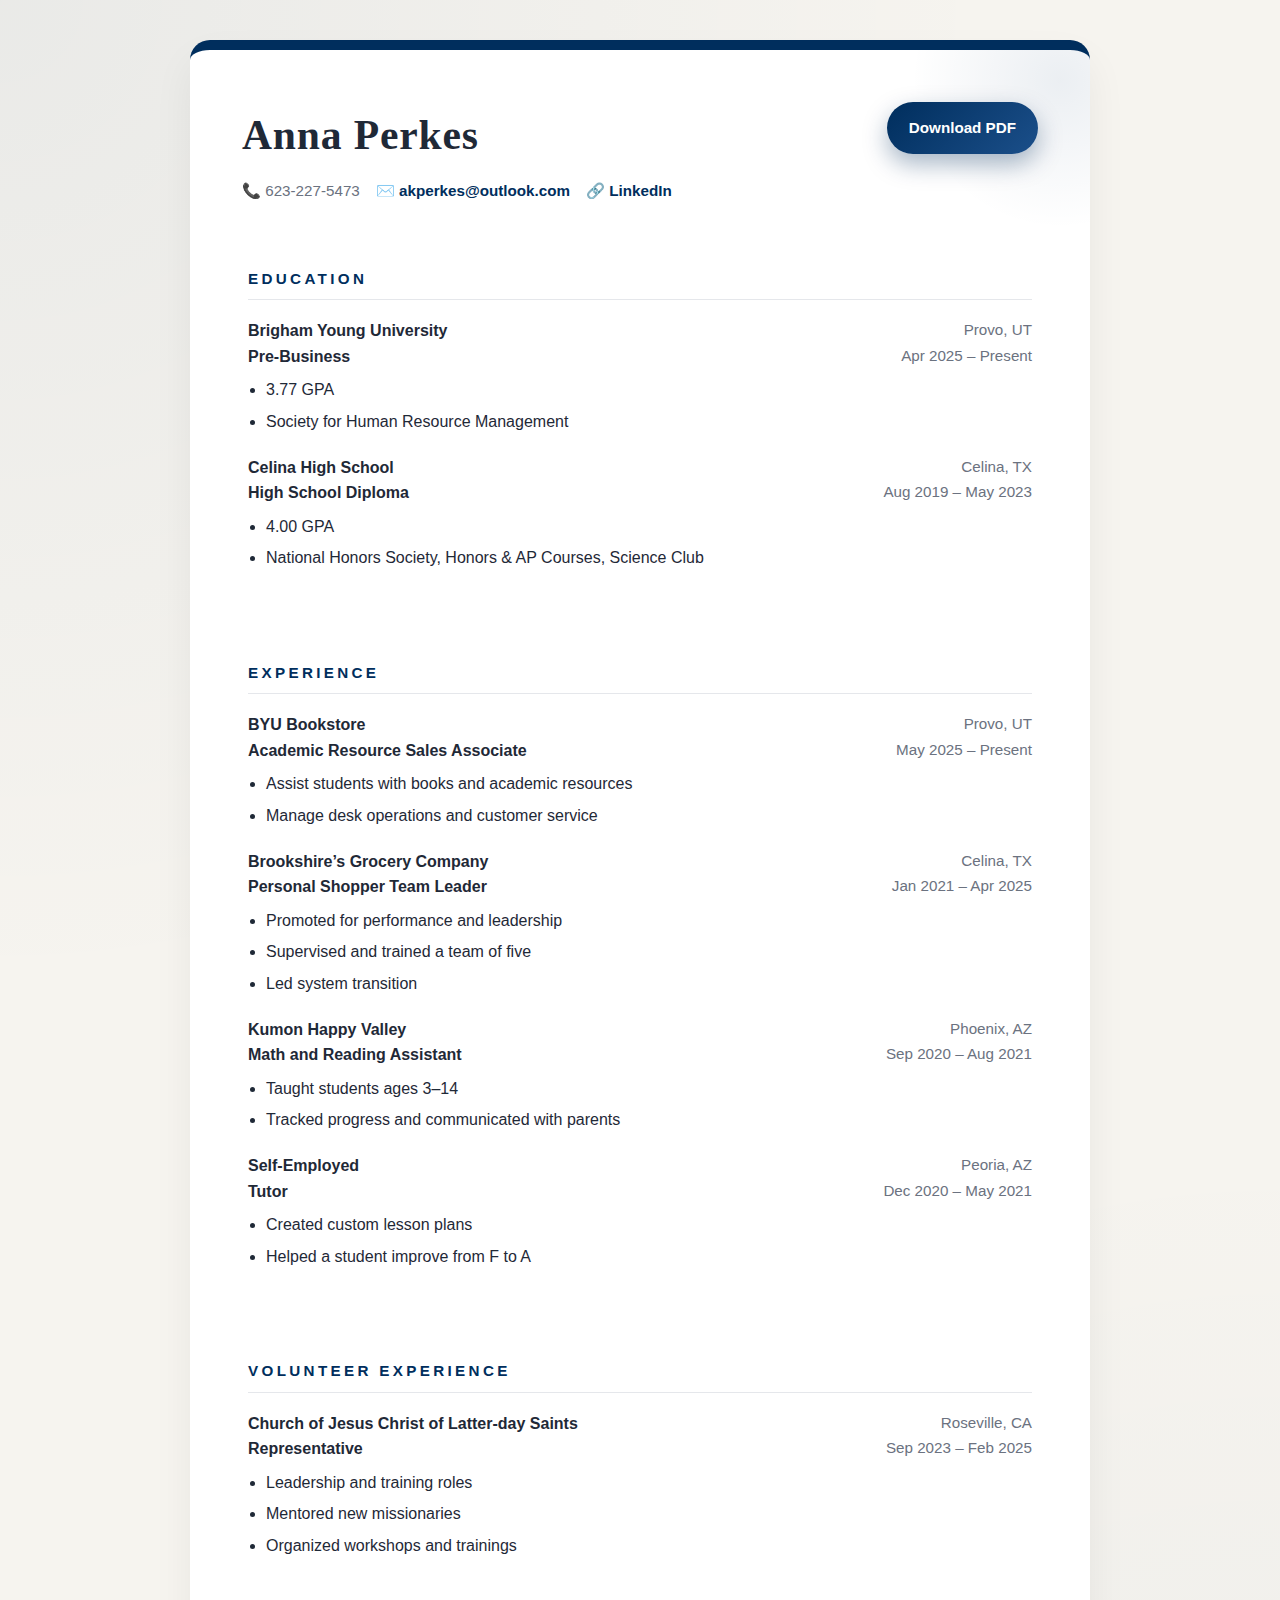
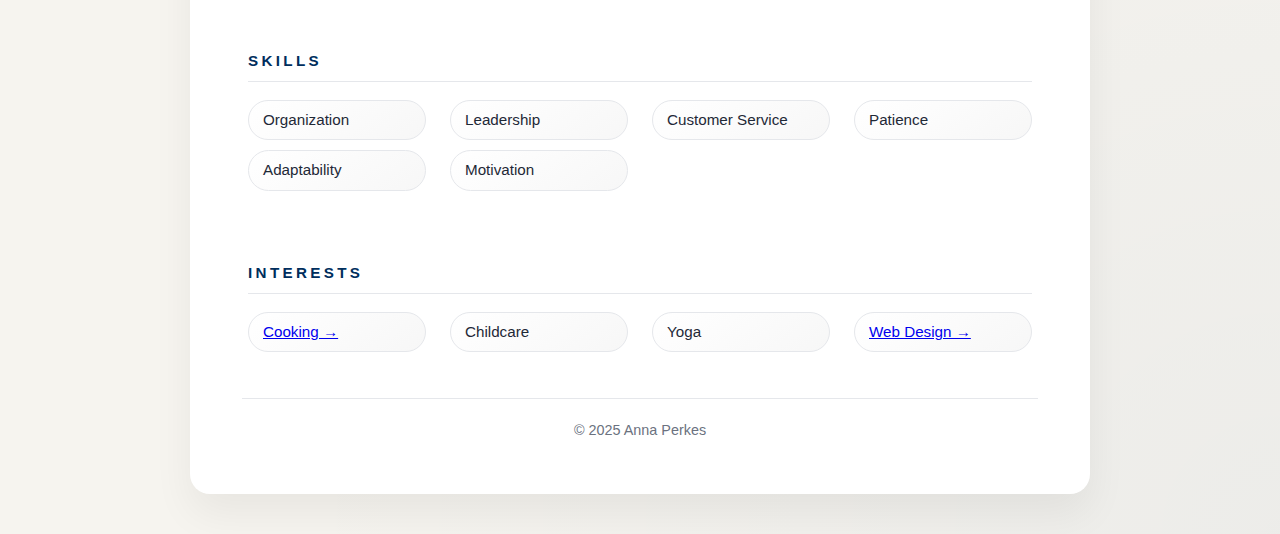
<file: index.html>
<!DOCTYPE html>
<html lang="en">
<head>
  <meta charset="UTF-8" />
  <title>Anna Perkes | Resume</title>
  <meta name="viewport" content="width=device-width, initial-scale=1" />

  <style>
    :root {
      --byu-navy: #002E5D;
      --byu-light: #1b4f8a;
      --byu-cream: #f6f4ef;
      --text-dark: #1f2937;
      --text-muted: #6b7280;
      --border-light: #e5e7eb;
      --accent-glow: rgba(0, 46, 93, 0.25);
    }

    * {
      box-sizing: border-box;
      margin: 0;
      padding: 0;
    }

    body {
      font-family: -apple-system, BlinkMacSystemFont, "Segoe UI", Roboto, Helvetica, Arial, sans-serif;
      background: 
        radial-gradient(circle at top left, rgba(0,46,93,0.05), transparent 40%),
        radial-gradient(circle at bottom right, rgba(0,46,93,0.04), transparent 40%),
        var(--byu-cream);
      color: var(--text-dark);
      line-height: 1.6;
      padding: 40px 20px;
    }

    .container {
      max-width: 900px;
      margin: 0 auto;
      background: #ffffff;
      border-radius: 20px;
      padding: 52px;
      box-shadow: 0 20px 40px rgba(0, 0, 0, 0.06);
      border-top: 10px solid var(--byu-navy);
      position: relative;
      overflow: hidden;
    }

    .container::before {
      content: "";
      position: absolute;
      top: -120px;
      right: -120px;
      width: 300px;
      height: 300px;
      background: radial-gradient(circle, rgba(0,46,93,0.08), transparent 70%);
      z-index: 0;
    }

    header {
      display: flex;
      justify-content: space-between;
      align-items: flex-start;
      flex-wrap: wrap;
      gap: 20px;
      margin-bottom: 40px;
      position: relative;
      z-index: 1;
    }

    .name-block {
      display: flex;
      flex-direction: column;
      gap: 10px;
    }

    h1 {
      font-size: 2.6rem;
      letter-spacing: 0.02em;
      font-family: Georgia, "Times New Roman", serif;
    }

    .contact {
      display: flex;
      flex-wrap: wrap;
      gap: 16px;
      font-size: 0.95rem;
      color: var(--text-muted);
    }

    .contact a {
      color: var(--byu-navy);
      text-decoration: none;
      font-weight: 600;
    }

    .contact a:hover {
      text-decoration: underline;
    }

    .pdf-btn {
      background: linear-gradient(135deg, var(--byu-navy), var(--byu-light));
      color: white;
      padding: 14px 22px;
      border-radius: 999px;
      font-weight: 600;
      text-decoration: none;
      font-size: 0.95rem;
      box-shadow: 0 10px 25px rgba(0, 46, 93, 0.35);
      transition: transform 0.15s ease, box-shadow 0.15s ease;
      white-space: nowrap;
    }

    .pdf-btn:hover {
      transform: translateY(-2px);
      box-shadow: 0 14px 38px rgba(0, 46, 93, 0.45);
    }

    section {
      margin-bottom: 40px;
      position: relative;
      z-index: 1;
      transition: transform 0.15s ease, box-shadow 0.15s ease;
      border-radius: 16px;
      padding: 24px 6px 6px 6px;
    }

    section:hover {
      background: #fbfbfd;
      transform: translateY(-2px);
      box-shadow: 0 10px 25px rgba(0, 0, 0, 0.03);
    }

    h2 {
      font-size: 0.95rem;
      letter-spacing: 0.22em;
      color: var(--byu-navy);
      text-transform: uppercase;
      margin-bottom: 18px;
      padding-bottom: 8px;
      border-bottom: 1px solid var(--border-light);
    }

    .entry {
      margin-bottom: 20px;
    }

    .entry-header {
      display: flex;
      justify-content: space-between;
      flex-wrap: wrap;
      gap: 6px;
      font-weight: 600;
    }

    .location,
    .date {
      color: var(--text-muted);
      font-size: 0.95rem;
      font-weight: 500;
    }

    ul {
      margin-top: 8px;
      padding-left: 18px;
    }

    li {
      margin-bottom: 6px;
    }

    .grid {
      display: grid;
      grid-template-columns: repeat(auto-fit, minmax(160px, 1fr));
      gap: 10px 24px;
      margin-top: 12px;
    }

    .pill {
      display: inline-block;
      border: 1px solid var(--border-light);
      border-radius: 999px;
      padding: 7px 14px;
      font-size: 0.95rem;
      background: linear-gradient(145deg, #ffffff, #f7f7f7);
    }

    footer {
      margin-top: 30px;
      padding-top: 20px;
      border-top: 1px solid var(--border-light);
      font-size: 0.9rem;
      color: var(--text-muted);
      text-align: center;
    }

    @media (max-width: 600px) {
      .container {
        padding: 32px 20px;
      }
      h1 {
        font-size: 2.1rem;
      }
      header {
        flex-direction: column;
        align-items: flex-start;
      }
    }
  </style>
</head>
<body>
  <main class="container">

    <header>
      <div class="name-block">
        <h1>Anna Perkes</h1>

        <div class="contact">
          <span>📞 623-227-5473</span>
          <span>✉️ <a href="mailto:akperkes@outlook.com">akperkes@outlook.com</a></span>
          <span>🔗 <a href="https://www.linkedin.com/in/anna-perkes-0263b3388" target="_blank">LinkedIn</a></span>
        </div>
      </div>

      <!-- Replace href value with your actual PDF file name -->
      <a class="pdf-btn" href="resume.pdf" download>
        Download PDF
      </a>
    </header>

    <section>
      <h2>Education</h2>
      <div class="entry">
        <div class="entry-header">
          <span>Brigham Young University</span>
          <span class="location">Provo, UT</span>
        </div>
        <div class="entry-header">
          <span>Pre-Business</span>
          <span class="date">Apr 2025 – Present</span>
        </div>
        <ul>
          <li>3.77 GPA</li>
          <li>Society for Human Resource Management</li>
        </ul>
      </div>

      <div class="entry">
        <div class="entry-header">
          <span>Celina High School</span>
          <span class="location">Celina, TX</span>
        </div>
        <div class="entry-header">
          <span>High School Diploma</span>
          <span class="date">Aug 2019 – May 2023</span>
        </div>
        <ul>
          <li>4.00 GPA</li>
          <li>National Honors Society, Honors & AP Courses, Science Club</li>
        </ul>
      </div>
    </section>

    <section>
      <h2>Experience</h2>
      <div class="entry">
        <div class="entry-header">
          <span>BYU Bookstore</span>
          <span class="location">Provo, UT</span>
        </div>
        <div class="entry-header">
          <span>Academic Resource Sales Associate</span>
          <span class="date">May 2025 – Present</span>
        </div>
        <ul>
          <li>Assist students with books and academic resources</li>
          <li>Manage desk operations and customer service</li>
        </ul>
      </div>

      <div class="entry">
        <div class="entry-header">
          <span>Brookshire’s Grocery Company</span>
          <span class="location">Celina, TX</span>
        </div>
        <div class="entry-header">
          <span>Personal Shopper Team Leader</span>
          <span class="date">Jan 2021 – Apr 2025</span>
        </div>
        <ul>
          <li>Promoted for performance and leadership</li>
          <li>Supervised and trained a team of five</li>
          <li>Led system transition</li>
        </ul>
      </div>

      <div class="entry">
        <div class="entry-header">
          <span>Kumon Happy Valley</span>
          <span class="location">Phoenix, AZ</span>
        </div>
        <div class="entry-header">
          <span>Math and Reading Assistant</span>
          <span class="date">Sep 2020 – Aug 2021</span>
        </div>
        <ul>
          <li>Taught students ages 3–14</li>
          <li>Tracked progress and communicated with parents</li>
        </ul>
      </div>

      <div class="entry">
        <div class="entry-header">
          <span>Self-Employed</span>
          <span class="location">Peoria, AZ</span>
        </div>
        <div class="entry-header">
          <span>Tutor</span>
          <span class="date">Dec 2020 – May 2021</span>
        </div>
        <ul>
          <li>Created custom lesson plans</li>
          <li>Helped a student improve from F to A</li>
        </ul>
      </div>
    </section>

    <section>
      <h2>Volunteer Experience</h2>
      <div class="entry">
        <div class="entry-header">
          <span>Church of Jesus Christ of Latter-day Saints</span>
          <span class="location">Roseville, CA</span>
        </div>
        <div class="entry-header">
          <span>Representative</span>
          <span class="date">Sep 2023 – Feb 2025</span>
        </div>
        <ul>
          <li>Leadership and training roles</li>
          <li>Mentored new missionaries</li>
          <li>Organized workshops and trainings</li>
        </ul>
      </div>
    </section>

    <section>
      <h2>Skills</h2>
      <div class="grid">
        <span class="pill">Organization</span>
        <span class="pill">Leadership</span>
        <span class="pill">Customer Service</span>
        <span class="pill">Patience</span>
        <span class="pill">Adaptability</span>
        <span class="pill">Motivation</span>
      </div>
    </section>

 <section>
  <h2>Interests</h2>
  <div class="grid">
    <a href="scratchpage.html" class="pill pill-link">Cooking →</a>
    <span class="pill">Childcare</span>
    <span class="pill">Yoga</span>
    <a href="game.html" class="pill pill-link">Web Design →</a>
  </div>
</section>

    <footer>
      © 2025 Anna Perkes
    </footer>

  </main>
</body>
</html>
</file>
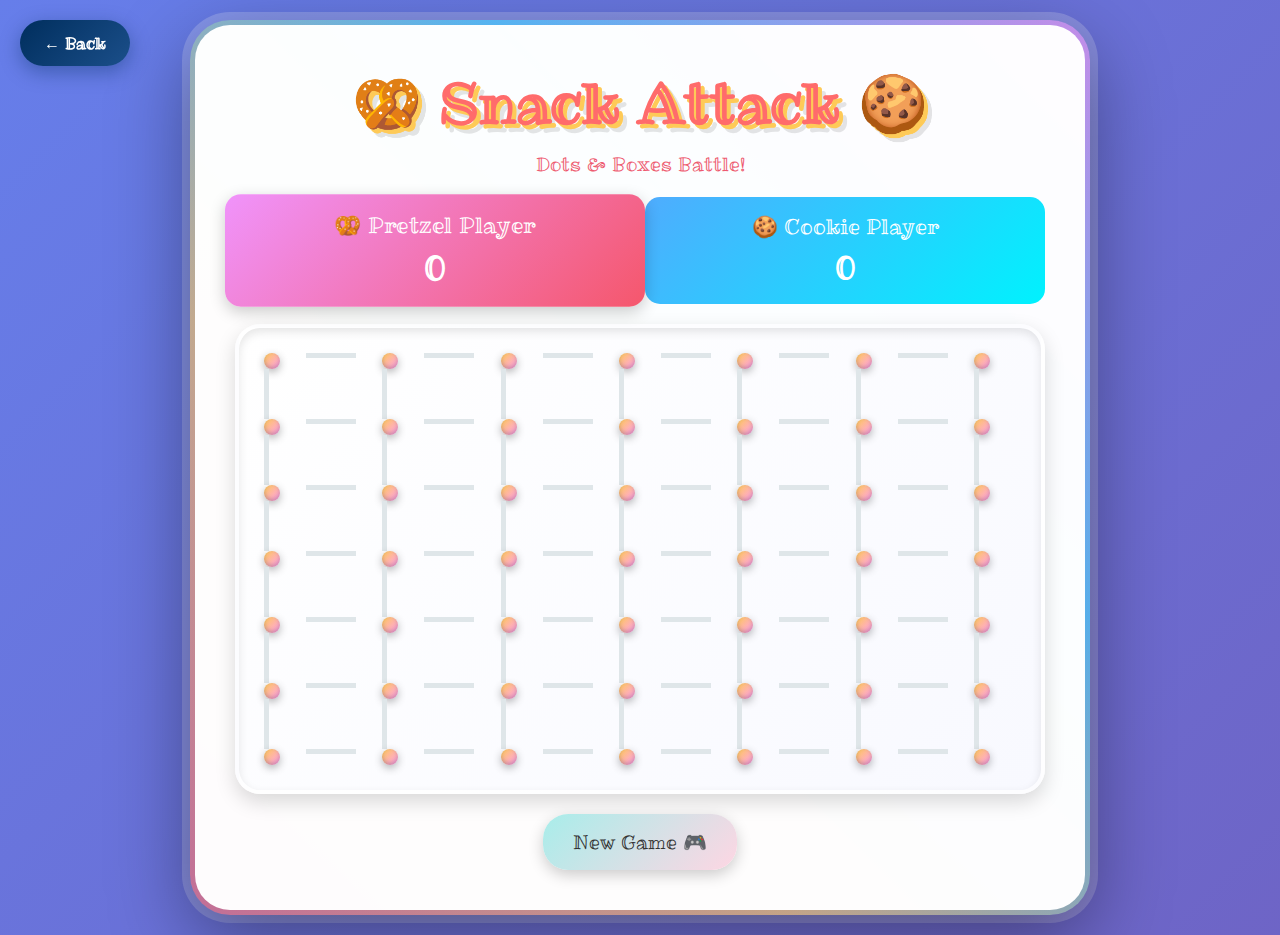
<file: game.html>
<!DOCTYPE html>
<html lang="en">
<head>
    <meta charset="UTF-8">
    <meta name="viewport" content="width=device-width, initial-scale=1.0">
    <title>Snack Attack: Dots & Boxes</title>
    <link href="https://fonts.googleapis.com/css2?family=Ribeye+Marrow&display=swap" rel="stylesheet">
    <style>
        * {
            margin: 0;
            padding: 0;
            box-sizing: border-box;
        }

        body {
            font-family: 'Ribeye Marrow', cursive;
            background: linear-gradient(135deg, #667eea 0%, #764ba2 50%, #f093fb 100%);
            background-size: 400% 400%;
            animation: gradientShift 15s ease infinite;
            min-height: 100vh;
            display: flex;
            justify-content: center;
            align-items: center;
            padding: 20px;
        }

        @keyframes gradientShift {
            0% { background-position: 0% 50%; }
            50% { background-position: 100% 50%; }
            100% { background-position: 0% 50%; }
        }

        .container {
            background: rgba(255, 255, 255, 0.98);
            border-radius: 40px;
            padding: 40px;
            box-shadow: 0 25px 80px rgba(0, 0, 0, 0.4), 0 0 0 8px rgba(255, 255, 255, 0.2);
            max-width: 900px;
            width: 100%;
            border: 5px solid transparent;
            background-clip: padding-box;
            position: relative;
        }

        .container::before {
            content: '';
            position: absolute;
            top: -5px;
            left: -5px;
            right: -5px;
            bottom: -5px;
            background: linear-gradient(45deg, #ff6b6b, #feca57, #48dbfb, #ff9ff3);
            border-radius: 40px;
            z-index: -1;
            opacity: 0.6;
        }

        h1 {
            text-align: center;
            color: #ff6b6b;
            font-size: 3.5em;
            margin-bottom: 10px;
            text-shadow: 4px 4px 0 #feca57, 8px 8px 0 rgba(0, 0, 0, 0.1);
            animation: titleBounce 2s ease-in-out infinite;
        }

        @keyframes titleBounce {
            0%, 100% { transform: translateY(0); }
            50% { transform: translateY(-5px); }
        }

        .subtitle {
            text-align: center;
            color: #ee5a6f;
            font-size: 1.2em;
            margin-bottom: 20px;
        }

        .scoreboard {
            display: flex;
            justify-content: space-around;
            margin-bottom: 20px;
            gap: 10px;
        }

        .player {
            flex: 1;
            padding: 15px;
            border-radius: 15px;
            text-align: center;
            transition: all 0.3s;
        }

        .player.active {
            transform: scale(1.05);
            box-shadow: 0 5px 15px rgba(0, 0, 0, 0.2);
        }

        .player1 {
            background: linear-gradient(135deg, #f093fb 0%, #f5576c 100%);
            color: white;
        }

        .player2 {
            background: linear-gradient(135deg, #4facfe 0%, #00f2fe 100%);
            color: white;
        }

        .player-name {
            font-size: 1.3em;
            margin-bottom: 5px;
        }

        .score {
            font-size: 2em;
            font-weight: bold;
        }

        .game-board {
            display: inline-block;
            background: linear-gradient(135deg, #ffffff 0%, #f8f9ff 100%);
            padding: 25px;
            border-radius: 25px;
            box-shadow: inset 0 4px 10px rgba(0, 0, 0, 0.1), 0 8px 20px rgba(0, 0, 0, 0.15);
            max-height: 600px;
            overflow-y: auto;
            overflow-x: auto;
            border: 4px solid rgba(255, 255, 255, 0.5);
        }
        
        .game-board::-webkit-scrollbar {
            width: 10px;
            height: 10px;
        }
        
        .game-board::-webkit-scrollbar-track {
            background: #f1f1f1;
            border-radius: 10px;
        }
        
        .game-board::-webkit-scrollbar-thumb {
            background: #feca57;
            border-radius: 10px;
        }
        
        .game-board::-webkit-scrollbar-thumb:hover {
            background: #ff9ff3;
        }

        .board-container {
            text-align: center;
            margin-bottom: 20px;
        }

        .dot {
            width: 16px;
            height: 16px;
            background: linear-gradient(135deg, #feca57 0%, #ff9ff3 100%);
            border-radius: 50%;
            box-shadow: 0 3px 8px rgba(0, 0, 0, 0.3), inset 0 -2px 4px rgba(0, 0, 0, 0.2);
            animation: dotPulse 3s ease-in-out infinite;
        }

        @keyframes dotPulse {
            0%, 100% { transform: scale(1); }
            50% { transform: scale(1.1); }
        }

        .line {
            background: #dfe6e9;
            cursor: pointer;
            transition: all 0.2s;
        }

        .line:hover:not(.claimed) {
            background: #ffeaa7;
            transform: scale(1.1);
        }

        .line.claimed {
            cursor: default;
        }

        .line.player1-line {
            background: linear-gradient(135deg, #f093fb 0%, #f5576c 100%);
        }

        .line.player2-line {
            background: linear-gradient(135deg, #4facfe 0%, #00f2fe 100%);
        }

        .h-line {
            height: 5px;
            width: 50px;
        }

        .v-line {
            width: 5px;
            height: 50px;
        }

        .box {
            width: 50px;
            height: 50px;
            display: flex;
            align-items: center;
            justify-content: center;
            font-size: 1.8em;
            transition: all 0.3s;
        }

        .box.player1-box {
            background: linear-gradient(135deg, #f093fb 0%, #f5576c 100%);
            animation: boxClaim 0.5s;
        }

        .box.player2-box {
            background: linear-gradient(135deg, #4facfe 0%, #00f2fe 100%);
            animation: boxClaim 0.5s;
        }

        @keyframes boxClaim {
            0% { transform: scale(0); }
            50% { transform: scale(1.2); }
            100% { transform: scale(1); }
        }

        .controls {
            text-align: center;
        }

        button {
            background: linear-gradient(135deg, #a8edea 0%, #fed6e3 100%);
            border: none;
            padding: 15px 30px;
            font-family: 'Ribeye Marrow', cursive;
            font-size: 1.2em;
            border-radius: 25px;
            cursor: pointer;
            box-shadow: 0 5px 15px rgba(0, 0, 0, 0.2);
            transition: all 0.3s;
            color: #333;
        }

        button:hover {
            transform: translateY(-2px);
            box-shadow: 0 7px 20px rgba(0, 0, 0, 0.3);
        }

        button:active {
            transform: translateY(0);
        }

        .winner-message {
            text-align: center;
            font-size: 2em;
            color: #ff6b6b;
            margin-bottom: 15px;
            animation: bounce 1s infinite;
        }

        @keyframes bounce {
            0%, 100% { transform: translateY(0); }
            50% { transform: translateY(-10px); }
        }
    </style>
</head>
<body>
    <div class="container">
        <h1>🥨 Snack Attack 🍪</h1>
        <p class="subtitle">Dots & Boxes Battle!</p>
        
        <div class="scoreboard">
            <div class="player player1" id="player1-info">
                <div class="player-name">🥨 Pretzel Player</div>
                <div class="score" id="player1-score">0</div>
            </div>
            <div class="player player2" id="player2-info">
                <div class="player-name">🍪 Cookie Player</div>
                <div class="score" id="player2-score">0</div>
            </div>
        </div>

        <div class="board-container">
            <div id="game-board" class="game-board"></div>
        </div>

        <div id="winner-message" class="winner-message" style="display: none;"></div>

        <div class="controls">
            <button onclick="resetGame()">New Game 🎮</button>
        </div>
    </div>

    <script>
        const GRID_SIZE = 6;
        const foodEmojis = ['🍕', '🍔', '🌮', '🍟', '🍿', '🍩', '🍪', '🧁', '🍦', '🌭', '🥨', '🥞'];
        
        let currentPlayer = 1;
        let scores = {1: 0, 2: 0};
        let horizontalLines = [];
        let verticalLines = [];
        let boxes = [];

        function initGame() {
            horizontalLines = Array(GRID_SIZE + 1).fill(null).map(() => Array(GRID_SIZE).fill(0));
            verticalLines = Array(GRID_SIZE).fill(null).map(() => Array(GRID_SIZE + 1).fill(0));
            boxes = Array(GRID_SIZE).fill(null).map(() => Array(GRID_SIZE).fill(0));
            currentPlayer = 1;
            scores = {1: 0, 2: 0};
            
            updateScoreboard();
            renderBoard();
            document.getElementById('winner-message').style.display = 'none';
        }

        function renderBoard() {
            const board = document.getElementById('game-board');
            board.innerHTML = '';
            board.style.display = 'grid';
            board.style.gridTemplateColumns = `repeat(${GRID_SIZE * 2 + 1}, auto)`;
            board.style.gap = '0';

            for (let row = 0; row <= GRID_SIZE * 2; row++) {
                for (let col = 0; col <= GRID_SIZE * 2; col++) {
                    const cell = document.createElement('div');
                    
                    if (row % 2 === 0 && col % 2 === 0) {
                        cell.className = 'dot';
                    } else if (row % 2 === 0 && col % 2 === 1) {
                        const r = row / 2;
                        const c = (col - 1) / 2;
                        cell.className = 'line h-line';
                        if (horizontalLines[r][c] > 0) {
                            cell.classList.add('claimed', `player${horizontalLines[r][c]}-line`);
                        } else {
                            cell.onclick = () => claimLine('h', r, c);
                        }
                    } else if (row % 2 === 1 && col % 2 === 0) {
                        const r = (row - 1) / 2;
                        const c = col / 2;
                        cell.className = 'line v-line';
                        if (verticalLines[r][c] > 0) {
                            cell.classList.add('claimed', `player${verticalLines[r][c]}-line`);
                        } else {
                            cell.onclick = () => claimLine('v', r, c);
                        }
                    } else {
                        const r = (row - 1) / 2;
                        const c = (col - 1) / 2;
                        cell.className = 'box';
                        if (boxes[r][c] > 0) {
                            cell.classList.add(`player${boxes[r][c]}-box`);
                            cell.textContent = foodEmojis[Math.floor(Math.random() * foodEmojis.length)];
                        }
                    }
                    
                    board.appendChild(cell);
                }
            }
        }

        function claimLine(type, row, col) {
            if (type === 'h') {
                if (horizontalLines[row][col] > 0) return;
                horizontalLines[row][col] = currentPlayer;
            } else {
                if (verticalLines[row][col] > 0) return;
                verticalLines[row][col] = currentPlayer;
            }

            const completedBoxes = checkCompletedBoxes(type, row, col);
            
            if (completedBoxes > 0) {
                scores[currentPlayer] += completedBoxes;
                updateScoreboard();
            } else {
                currentPlayer = currentPlayer === 1 ? 2 : 1;
                updateScoreboard();
            }

            renderBoard();
            checkGameOver();
        }

        function checkCompletedBoxes(type, row, col) {
            let completed = 0;
            
            if (type === 'h') {
                if (row > 0 && isBoxComplete(row - 1, col)) {
                    boxes[row - 1][col] = currentPlayer;
                    completed++;
                }
                if (row < GRID_SIZE && isBoxComplete(row, col)) {
                    boxes[row][col] = currentPlayer;
                    completed++;
                }
            } else {
                if (col > 0 && isBoxComplete(row, col - 1)) {
                    boxes[row][col - 1] = currentPlayer;
                    completed++;
                }
                if (col < GRID_SIZE && isBoxComplete(row, col)) {
                    boxes[row][col] = currentPlayer;
                    completed++;
                }
            }
            
            return completed;
        }

        function isBoxComplete(row, col) {
            return boxes[row][col] === 0 &&
                   horizontalLines[row][col] > 0 &&
                   horizontalLines[row + 1][col] > 0 &&
                   verticalLines[row][col] > 0 &&
                   verticalLines[row][col + 1] > 0;
        }

        function updateScoreboard() {
            document.getElementById('player1-score').textContent = scores[1];
            document.getElementById('player2-score').textContent = scores[2];
            
            document.getElementById('player1-info').classList.toggle('active', currentPlayer === 1);
            document.getElementById('player2-info').classList.toggle('active', currentPlayer === 2);
        }

        function checkGameOver() {
            const totalBoxes = GRID_SIZE * GRID_SIZE;
            const claimedBoxes = scores[1] + scores[2];
            
            if (claimedBoxes === totalBoxes) {
                const winnerMsg = document.getElementById('winner-message');
                if (scores[1] > scores[2]) {
                    winnerMsg.textContent = '🥨 Pretzel Player Wins! 🎉';
                } else if (scores[2] > scores[1]) {
                    winnerMsg.textContent = '🍪 Cookie Player Wins! 🎉';
                } else {
                    winnerMsg.textContent = '🤝 It\'s a Tie! 🎉';
                }
                winnerMsg.style.display = 'block';
                createConfetti();
            }
        }

        function createConfetti() {
            const colors = ['#ff6b6b', '#feca57', '#48dbfb', '#ff9ff3', '#54a0ff', '#00d2d3'];
            const confettiCount = 100;
            
            for (let i = 0; i < confettiCount; i++) {
                setTimeout(() => {
                    const confetti = document.createElement('div');
                    confetti.style.position = 'fixed';
                    confetti.style.left = Math.random() * 100 + '%';
                    confetti.style.top = '-10px';
                    confetti.style.width = Math.random() * 10 + 5 + 'px';
                    confetti.style.height = Math.random() * 10 + 5 + 'px';
                    confetti.style.backgroundColor = colors[Math.floor(Math.random() * colors.length)];
                    confetti.style.opacity = '1';
                    confetti.style.borderRadius = Math.random() > 0.5 ? '50%' : '0';
                    confetti.style.pointerEvents = 'none';
                    confetti.style.zIndex = '1000';
                    confetti.style.transform = `rotate(${Math.random() * 360}deg)`;
                    
                    document.body.appendChild(confetti);
                    
                    const duration = Math.random() * 3 + 2;
                    const drift = (Math.random() - 0.5) * 200;
                    
                    confetti.animate([
                        { transform: `translateY(0) translateX(0) rotate(0deg)`, opacity: 1 },
                        { transform: `translateY(${window.innerHeight + 100}px) translateX(${drift}px) rotate(${Math.random() * 720}deg)`, opacity: 0 }
                    ], {
                        duration: duration * 1000,
                        easing: 'cubic-bezier(0.25, 0.46, 0.45, 0.94)'
                    });
                    
                    setTimeout(() => confetti.remove(), duration * 1000);
                }, i * 30);
            }
        }

        function resetGame() {
            initGame();
        }

        initGame();
    </script>
    <a href="index.html" style="position: fixed; top: 20px; left: 20px; padding: 12px 24px; background: linear-gradient(135deg, #002E5D, #1b4f8a); color: white; text-decoration: none; border-radius: 999px; font-weight: 600; box-shadow: 0 6px 20px rgba(0, 46, 93, 0.4); transition: transform 0.15s ease; z-index: 1000;">
  ← Back
</a>
</body>
</html>
</file>
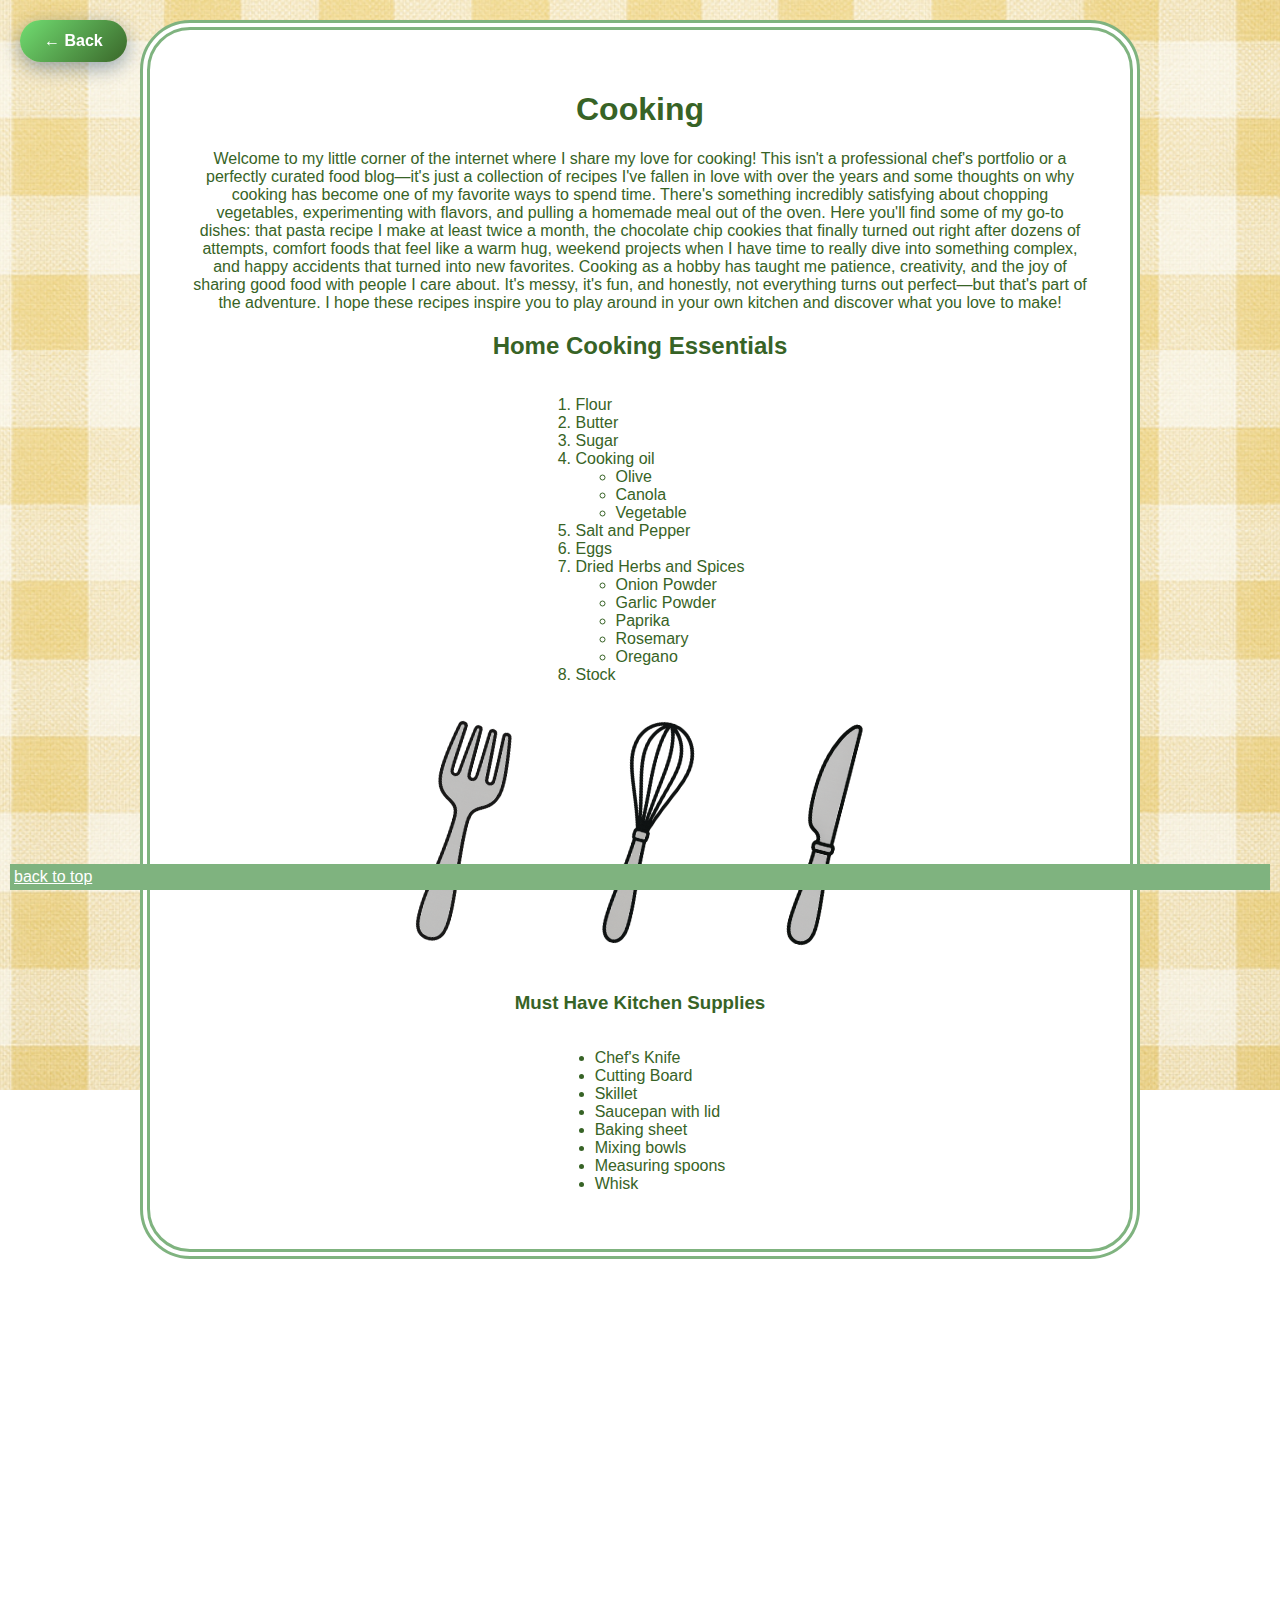
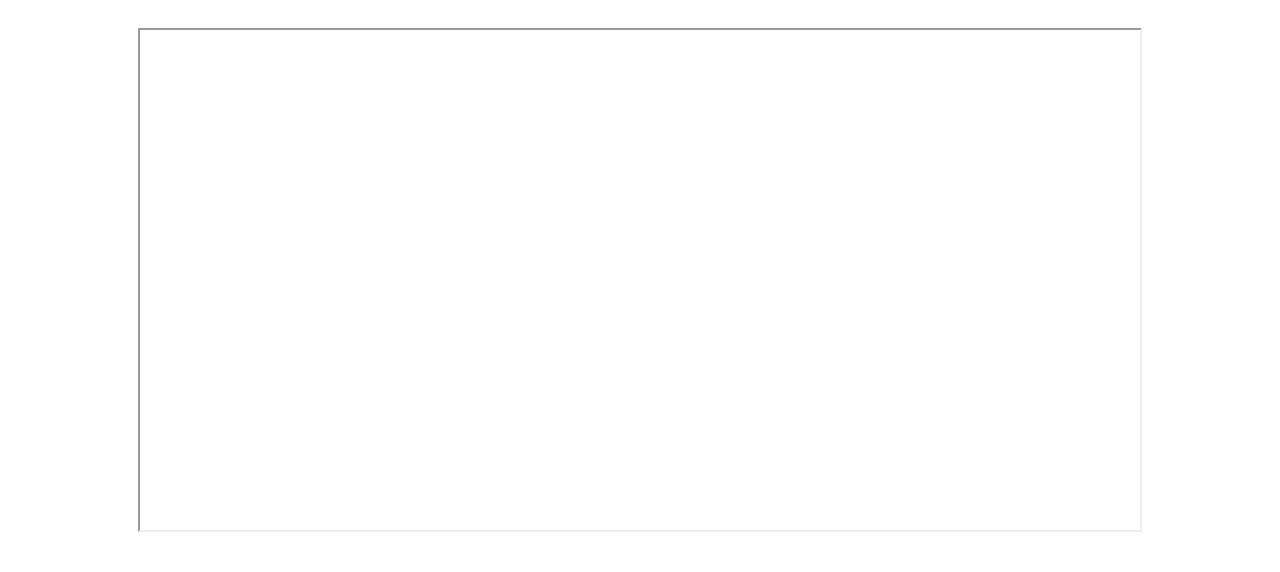
<file: scratchpage.html>
<!DOCTYPE html>
<html lang="en">

<head>
    <meta charset="UTF-8">
    <meta name="viewport" content="width=device-width, initial-scale=1.0">
    <title>Cooking</title>
    <link rel="stylesheet" href="finalstyles/finalstyles.css">
</head>

<body>
    <div class="text">
        <h1 id="top"> Cooking</h1>
        Welcome to my little corner of the internet where I share my love for cooking! This isn't a professional chef's
        portfolio or a perfectly curated food blog—it's just a collection of recipes I've fallen in love with over the
        years and some thoughts on why cooking has become one of my favorite ways to spend time. There's something
        incredibly satisfying about chopping vegetables, experimenting with flavors, and pulling a homemade meal out of
        the oven. Here you'll find some of my go-to dishes: that pasta recipe I make at least twice a month, the
        chocolate chip cookies that finally turned out right after dozens of attempts, comfort foods that feel like a
        warm hug, weekend projects when I have time to really dive into something complex, and happy accidents that
        turned into new favorites. Cooking as a hobby has taught me patience, creativity, and the joy of sharing good
        food with people I care about. It's messy, it's fun, and honestly, not everything turns out perfect—but that's
        part of the adventure. I hope these recipes inspire you to play around in your own kitchen and discover what you
        love to make!

        <h2> Home Cooking Essentials </h2>
        <ol>
            <li>Flour</li>
            <li>Butter</li>
            <li>Sugar</li>
            <li>Cooking oil
                <ul>
                    <li> Olive</li>
                    <li>Canola</li>
                    <li>Vegetable</li>
                </ul>
            </li>
            <li>Salt and Pepper</li>
            <li>Eggs</li>
            <li>Dried Herbs and Spices
                <ul>
                    <li>Onion Powder</li>
                    <li>Garlic Powder</li>
                    <li>Paprika</li>
                    <li>Rosemary</li>
                    <li>Oregano</li>
                </ul>
            </li>
            <li>Stock</li>
        </ol>
        <div class="utensils">
            <img src="photos/fork.png" alt="photos of recipes" width="180">
            <img src="photos/whisk.png" alt="photos of recipes" width="180">
            <img src="photos/knife.png" alt="photos of recipes" width="180">
        </div>
        <h3> Must Have Kitchen Supplies</h3>
        <ul>
            <li>Chef's Knife</li>
            <li>Cutting Board</li>
            <li>Skillet</li>
            <li>Saucepan with lid</li>
            <li>Baking sheet</li>
            <li>Mixing bowls</li>
            <li>Measuring spoons</li>
            <li>Whisk</li>
        </ul>
    </div>

    <div class='tableauPlaceholder' id='viz1765238694770' style='position: relative'><noscript><a href='#'><img
                    alt='Fruit '
                    src='https:&#47;&#47;public.tableau.com&#47;static&#47;images&#47;US&#47;USFruitConsumption&#47;Fruit&#47;1_rss.png'
                    style='border: none' /></a></noscript><object class='tableauViz' style='display:none;'>
            <param name='host_url' value='https%3A%2F%2Fpublic.tableau.com%2F' />
            <param name='embed_code_version' value='3' />
            <param name='site_root' value='' />
            <param name='name' value='USFruitConsumption&#47;Fruit' />
            <param name='tabs' value='no' />
            <param name='toolbar' value='yes' />
            <param name='static_image'
                value='https:&#47;&#47;public.tableau.com&#47;static&#47;images&#47;US&#47;USFruitConsumption&#47;Fruit&#47;1.png' />
            <param name='animate_transition' value='yes' />
            <param name='display_static_image' value='yes' />
            <param name='display_spinner' value='yes' />
            <param name='display_overlay' value='yes' />
            <param name='display_count' value='yes' />
            <param name='language' value='en-US' />
            <param name='filter'
                value='_gl=1*h4x3f*_ga*MTIyNDk4NDU0Ny4xNzY1MjE0Mzkw*_ga_8YLN0SNXVS*czE3NjUyMzg1NjUkbzIkZzEkdDE3NjUyMzg1NjUkajYwJGwwJGgw*_gcl_au*NDcyMTkzNDE4LjE3NjUyMTQzOTA.' />
        </object></div>
    <script
        type='text/javascript'>                    var divElement = document.getElementById('viz1765238694770'); var vizElement = divElement.getElementsByTagName('object')[0]; vizElement.style.width = '900px'; vizElement.style.height = '752px'; var scriptElement = document.createElement('script'); scriptElement.src = 'https://public.tableau.com/javascripts/api/viz_v1.js'; vizElement.parentNode.insertBefore(scriptElement, vizElement);                </script>
    <br>
    <div class="links">
        <iframe width="560" height="315" src="https://www.youtube.com/embed/mhDJNfV7hjk?si=HV0-7PGTtGf8WDTI"
            title="YouTube video player" frameborder="0"
            allow="accelerometer; autoplay; clipboard-write; encrypted-media; gyroscope; picture-in-picture; web-share"
            referrerpolicy="strict-origin-when-cross-origin" allowfullscreen></iframe>
    </div>
    <div class="links">
        <iframe src="https://en.wikipedia.org/wiki/Cooking" height="500" width="1000"></iframe>
    </div>

    <div class="footer">
        <a href="#top">back to top</a>
    </div>
    <a href="index.html"
        style="position: fixed; top: 20px; left: 20px; padding: 12px 24px; background: linear-gradient(135deg, #71dd71, #3a672a); color: white; text-decoration: none; border-radius: 999px; font-weight: 600; box-shadow: 0 6px 20px rgba(0, 46, 93, 0.4); transition: transform 0.15s ease; z-index: 1000;">
        ← Back
    </a>
</body>

</html>
</file>
<file: finalstyles/finalstyles.css>
body {
    background-image: url('../photos/background.png');
    background-size: cover;
    background-position: center;
    background-repeat: no-repeat;
    background-attachment: fixed;
}
.text {
    background-color: white;
    max-width: 900px;
    margin: 0 auto;
    padding: 40px;
    border-radius: 50px;
    text-align: center;
    border: 10px double rgb(127, 179, 127); 
    color: rgb(55, 99, 38);
    margin-bottom: 1rem;
}
body > .text > ul,
body > .text > ol {
    display: inline-block;
    text-align: left;
}

ul ul, ol ul, ul ol, ol ol {
    display: block;
    text-align: left;
}
body {
    background-image: url('../photos/background.png');
    background-size: cover;
    background-position: center;
    background-repeat: no-repeat;
    background-attachment: fixed;
    margin: 0;
    padding: 20px;
    font-family: Arial, Helvetica, sans-serif;
}
.links {
    text-align: center;
    margin-bottom: 1rem;
}
.tableauPlaceholder {
    display: flex;
    justify-content: center;
    margin: 0 auto;
}
.footer {
    background-color: rgb(127, 179, 127);
    color: white;
    padding: .25rem; 
    position: fixed; bottom: 10px; left: 10px; right:10px;
}
.footer a, .footer a:visited{
    color: white
}
.utensils img{
    transform: rotate(15deg);
    
}
</file>
